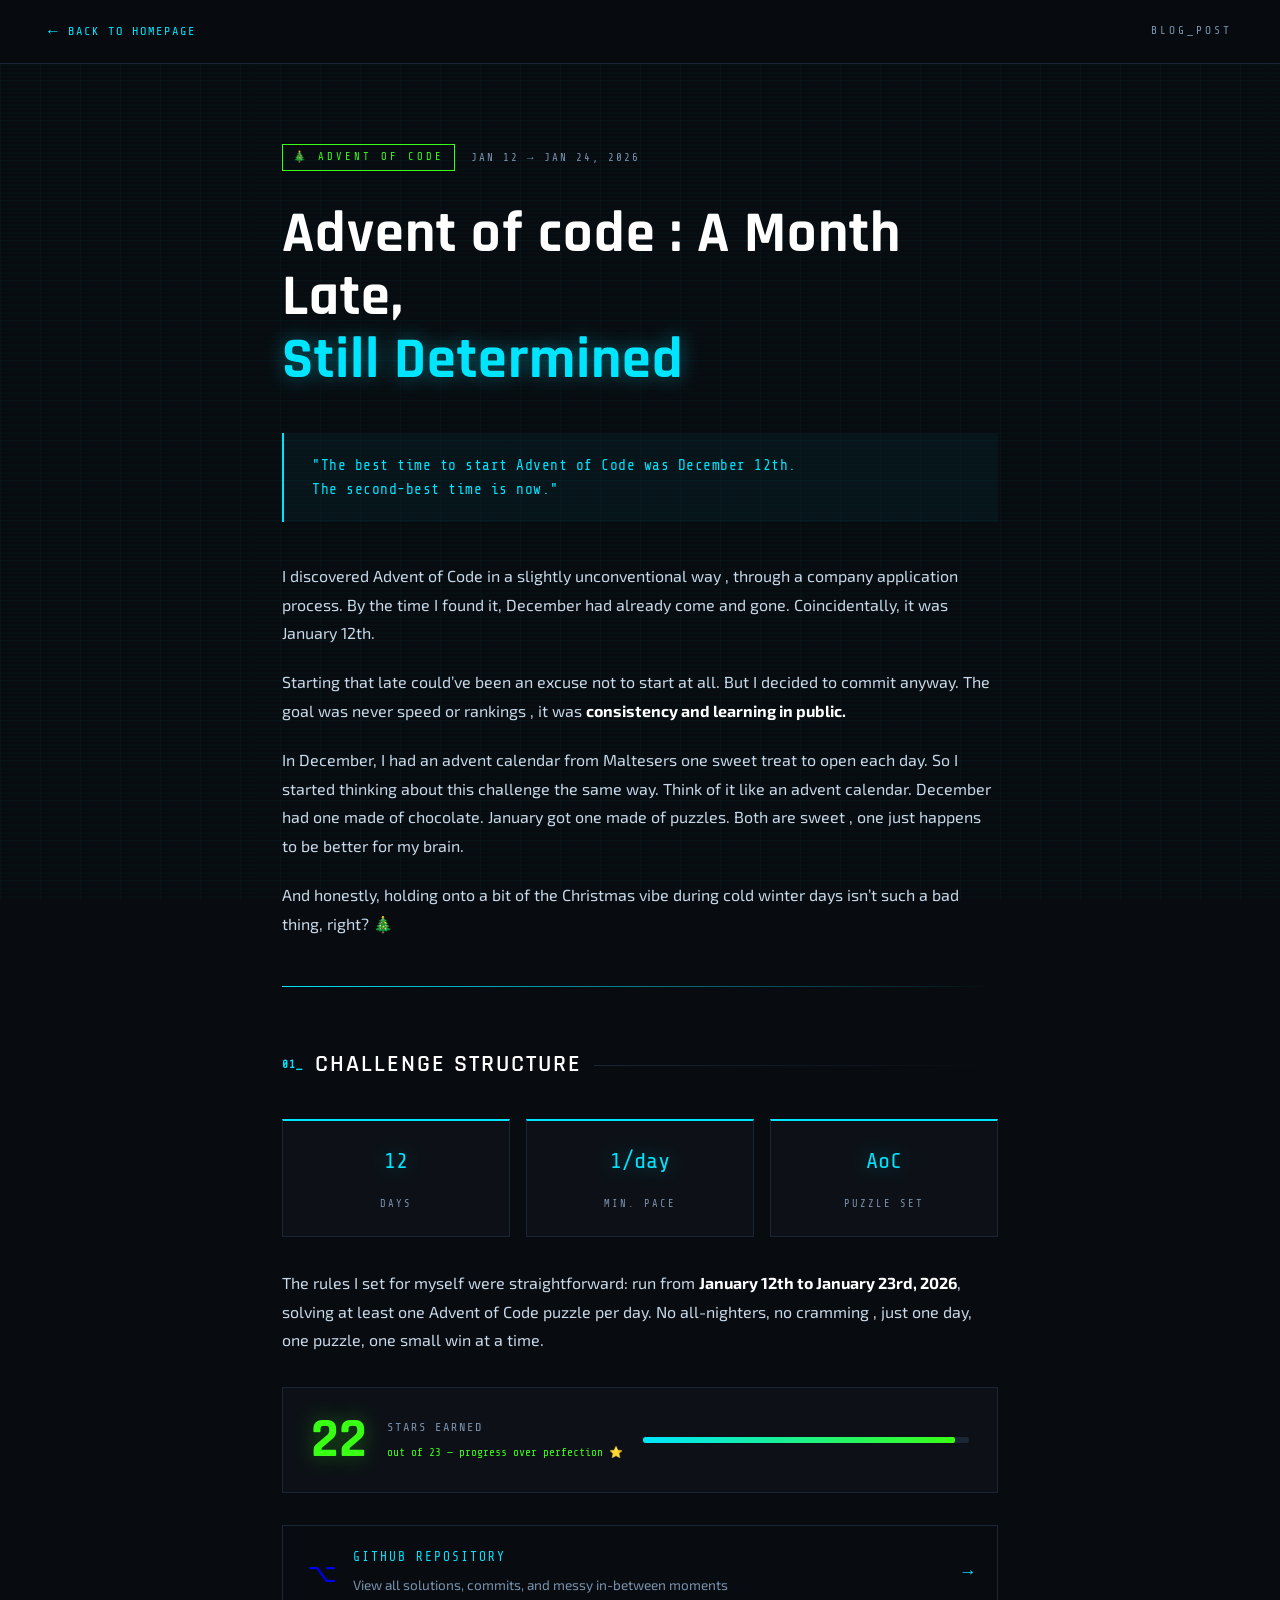
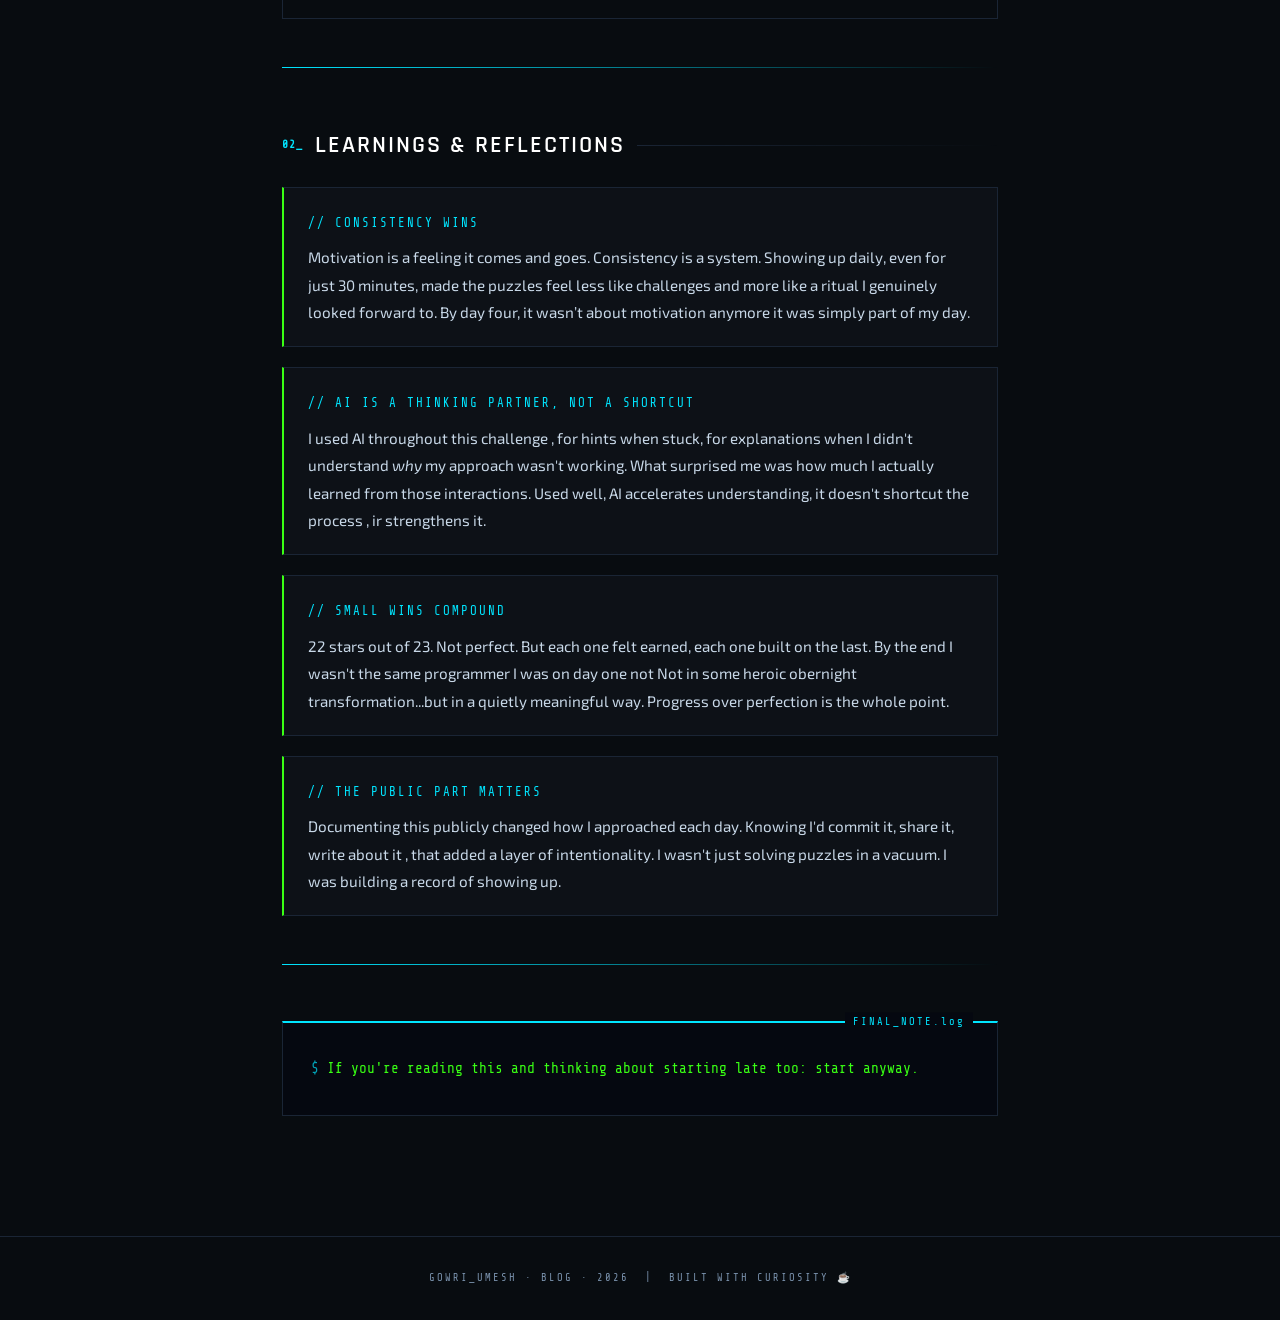
<file: blog-advent-of-code.html>
<!DOCTYPE html>
<html lang="en">
<head>
  <meta charset="UTF-8" />
  <meta name="viewport" content="width=device-width, initial-scale=1.0"/>
  <title>Advent of Code: A Month Late, Still Determined</title>

  <link rel="preconnect" href="https://fonts.googleapis.com">
  <link href="https://fonts.googleapis.com/css2?family=Share+Tech+Mono&family=Rajdhani:wght@300;400;600;700&family=Exo+2:wght@200;400;700&display=swap" rel="stylesheet">

  <style>
    /* ── Design Tokens (matching portfolio theme) ── */
    :root {
      --color-bg:         #080c10;
      --color-surface:    #0d1117;
      --color-border:     #1a2535;
      --color-accent:     #00e5ff;
      --color-accent-alt: #39ff14;
      --color-danger:     #ff3d57;
      --color-text:       #c8d8e8;
      --color-muted:      #7A92AD;
      --color-white:      #ffffff;

      --font-display: 'Rajdhani', sans-serif;
      --font-mono:    'Share Tech Mono', monospace;
      --font-body:    'Exo 2', sans-serif;

      --glow-accent:     0 0 20px rgba(0, 229, 255, 0.4);
      --glow-accent-alt: 0 0 20px rgba(57, 255, 20, 0.35);
    }

    *, *::before, *::after { box-sizing: border-box; margin: 0; padding: 0; }

    html { scroll-behavior: smooth; }

    body {
      background: var(--color-bg);
      color: var(--color-text);
      font-family: var(--font-body);
      font-size: 1rem;
      line-height: 1.8;
      min-height: 100vh;
      overflow-x: hidden;
    }

    /* ── Scanline + Grid Overlay ── */
    body::before {
      content: '';
      position: fixed;
      inset: 0;
      background-image:
        repeating-linear-gradient(
          0deg,
          transparent,
          transparent 2px,
          rgba(0,229,255,0.015) 2px,
          rgba(0,229,255,0.015) 4px
        ),
        linear-gradient(rgba(0,229,255,0.025) 1px, transparent 1px),
        linear-gradient(90deg, rgba(0,229,255,0.025) 1px, transparent 1px);
      background-size: auto, 40px 40px, 40px 40px;
      pointer-events: none;
      z-index: 0;
    }

    /* ── Nav ── */
    nav {
      position: sticky;
      top: 0;
      z-index: 100;
      height: 64px;
      display: flex;
      align-items: center;
      justify-content: space-between;
      padding: 0 48px;
      background: rgba(8, 12, 16, 0.9);
      backdrop-filter: blur(12px);
      border-bottom: 1px solid var(--color-border);
    }

    .nav-back {
      font-family: var(--font-mono);
      font-size: 0.75rem;
      color: var(--color-accent);
      text-decoration: none;
      letter-spacing: 2px;
      display: flex;
      align-items: center;
      gap: 8px;
      transition: opacity 0.2s;
    }
    .nav-back:hover { opacity: 0.7; }
    .nav-back::before { content: '←'; font-size: 1rem; }

    .nav-label {
      font-family: var(--font-mono);
      font-size: 0.7rem;
      color: var(--color-muted);
      letter-spacing: 3px;
      text-transform: uppercase;
    }

    /* ── Main Layout ── */
    main {
      position: relative;
      z-index: 1;
      max-width: 780px;
      margin: 0 auto;
      padding: 80px 32px 120px;
    }

    /* ── Article Header ── */
    .article-meta {
      display: flex;
      align-items: center;
      gap: 16px;
      margin-bottom: 32px;
    }

    .article-tag {
      font-family: var(--font-mono);
      font-size: 0.65rem;
      color: var(--color-accent-alt);
      border: 1px solid var(--color-accent-alt);
      padding: 3px 10px;
      letter-spacing: 3px;
      text-transform: uppercase;
    }

    .article-date {
      font-family: var(--font-mono);
      font-size: 0.68rem;
      color: var(--color-muted);
      letter-spacing: 2px;
    }

    .article-title {
      font-family: var(--font-display);
      font-size: clamp(2.2rem, 5vw, 3.6rem);
      font-weight: 700;
      color: var(--color-white);
      line-height: 1.1;
      letter-spacing: 1px;
      margin-bottom: 24px;
    }

    .article-title span {
      color: var(--color-accent);
      text-shadow: var(--glow-accent);
    }

    /* ── Pull Quote / Intro ── */
    .pull-quote {
      position: relative;
      border-left: 2px solid var(--color-accent);
      padding: 20px 28px;
      margin: 40px 0;
      background: rgba(0, 229, 255, 0.04);
      font-family: var(--font-mono);
      font-size: 0.9rem;
      color: var(--color-accent);
      letter-spacing: 0.5px;
      line-height: 1.7;
    }
 

    /* ── Section Headings ── */
    h2 {
      font-family: var(--font-display);
      font-size: 1.5rem;
      font-weight: 600;
      color: var(--color-white);
      letter-spacing: 2px;
      text-transform: uppercase;
      margin: 56px 0 20px;
      display: flex;
      align-items: center;
      gap: 12px;
    }
    h2::before {
      content: attr(data-num);
      font-family: var(--font-mono);
      font-size: 0.7rem;
      color: var(--color-accent);
      letter-spacing: 1px;
    }
    h2::after {
      content: '';
      flex: 1;
      height: 1px;
      background: linear-gradient(90deg, var(--color-border), transparent);
    }

    h3 {
      font-family: var(--font-mono);
      font-size: 0.85rem;
      color: var(--color-accent-alt);
      letter-spacing: 2px;
      text-transform: uppercase;
      margin: 32px 0 12px;
    }
    h3::before { content: '> '; opacity: 0.6; }

    /* ── Body Text ── */
    p {
      color: var(--color-text);
      margin-bottom: 20px;
      font-size: 1rem;
    }

    strong {
      color: var(--color-white);
      font-weight: 700;
    }

    /* ── Stat Bar / Challenge Structure ── */
    .challenge-grid {
      display: grid;
      grid-template-columns: repeat(3, 1fr);
      gap: 16px;
      margin: 32px 0;
    }

    .challenge-stat {
      background: var(--color-surface);
      border: 1px solid var(--color-border);
      border-top: 2px solid var(--color-accent);
      padding: 20px 16px;
      text-align: center;
    }

    .challenge-stat .stat-val {
      font-family: var(--font-mono);
      font-size: 1.4rem;
      color: var(--color-accent);
      text-shadow: var(--glow-accent);
      display: block;
      margin-bottom: 6px;
    }

    .challenge-stat .stat-label {
      font-family: var(--font-mono);
      font-size: 0.65rem;
      color: var(--color-muted);
      letter-spacing: 2px;
      text-transform: uppercase;
    }

    /* ── Star Counter ── */
    .stars-display {
      display: flex;
      align-items: center;
      gap: 20px;
      background: var(--color-surface);
      border: 1px solid var(--color-border);
      padding: 24px 28px;
      margin: 32px 0;
    }

    .stars-number {
      font-family: var(--font-display);
      font-size: 3.5rem;
      font-weight: 700;
      color: var(--color-accent-alt);
      text-shadow: var(--glow-accent-alt);
      line-height: 1;
    }

    .stars-detail {
      display: flex;
      flex-direction: column;
      gap: 4px;
    }

    .stars-label {
      font-family: var(--font-mono);
      font-size: 0.75rem;
      color: var(--color-muted);
      letter-spacing: 2px;
      text-transform: uppercase;
    }

    .stars-sub {
      font-family: var(--font-mono);
      font-size: 0.7rem;
      color: var(--color-accent-alt);
    }

    .stars-bar {
      flex: 1;
      height: 6px;
      background: var(--color-border);
      border-radius: 2px;
      overflow: hidden;
      align-self: center;
    }

    .stars-bar-fill {
      height: 100%;
      width: 0;
      background: linear-gradient(90deg, var(--color-accent), var(--color-accent-alt));
      border-radius: 2px;
      transition: width 1.4s cubic-bezier(0.25, 1, 0.5, 1) 0.4s;
    }

    /* ── Learning Cards ── */
    .learning-card {
      border: 1px solid var(--color-border);
      border-left: 2px solid var(--color-accent-alt);
      background: var(--color-surface);
      padding: 24px 24px 20px;
      margin: 20px 0;
      transition: border-color 0.2s, transform 0.2s;
    }

    .learning-card:hover {
      border-left-color: var(--color-accent);
      transform: translateX(4px);
    }

    .learning-card .card-title {
      font-family: var(--font-mono);
      font-size: 0.78rem;
      color: var(--color-accent);
      letter-spacing: 2px;
      text-transform: uppercase;
      margin-bottom: 10px;
    }

    .learning-card p {
      margin: 0;
      font-size: 0.95rem;
      color: var(--color-text);
    }

    /* ── Terminal / Final CTA ── */
    .terminal-block {
      background: #050810;
      border: 1px solid var(--color-border);
      border-top: 2px solid var(--color-accent);
      padding: 32px 28px;
      margin: 56px 0 0;
      position: relative;
    }

    .terminal-block::before {
      content: 'FINAL_NOTE.log';
      position: absolute;
      top: -1px;
      right: 24px;
      transform: translateY(-50%);
      font-family: var(--font-mono);
      font-size: 0.65rem;
      color: var(--color-accent);
      background: #050810;
      padding: 0 8px;
      letter-spacing: 2px;
    }

    .terminal-block p {
      font-family: var(--font-mono);
      font-size: 0.9rem;
      color: var(--color-accent-alt);
      line-height: 1.9;
      margin: 0;
    }

    .terminal-block p::before {
      content: '$ ';
      color: var(--color-accent);
      opacity: 0.7;
    }

    /* ── Repo Link ── */
    .repo-link-block {
      display: flex;
      align-items: center;
      gap: 16px;
      border: 1px solid var(--color-border);
      padding: 20px 24px;
      margin: 32px 0;
      text-decoration: none;
      transition: border-color 0.2s, background 0.2s;
      background: transparent;
    }

    .repo-link-block:hover {
      border-color: var(--color-accent);
      background: rgba(0,229,255,0.04);
    }

    .repo-link-block .repo-icon {
      font-size: 1.6rem;
      line-height: 1;
    }

    .repo-link-block .repo-info {
      flex: 1;
    }

    .repo-link-block .repo-title {
      font-family: var(--font-mono);
      font-size: 0.8rem;
      color: var(--color-accent);
      letter-spacing: 2px;
      display: block;
      margin-bottom: 4px;
    }

    .repo-link-block .repo-desc {
      font-size: 0.85rem;
      color: var(--color-muted);
      margin: 0;
    }

    .repo-link-block .repo-arrow {
      font-family: var(--font-mono);
      color: var(--color-accent);
      font-size: 1.1rem;
      transition: transform 0.2s;
    }

    .repo-link-block:hover .repo-arrow { transform: translateX(6px); }

    /* ── Divider ── */
    .section-divider {
      height: 1px;
      background: linear-gradient(90deg, var(--color-accent) 0%, transparent 100%);
      opacity: 0.3;
      margin: 48px 0;
    }

    /* ── Scroll Reveal ── */
    .reveal {
      opacity: 0;
      transform: translateY(20px);
      transition: opacity 0.6s ease, transform 0.6s ease;
    }
    .reveal.visible {
      opacity: 1;
      transform: translateY(0);
    }

    /* ── Footer ── */
    footer {
      text-align: center;
      padding: 32px;
      font-family: var(--font-mono);
      font-size: 0.65rem;
      color: var(--color-muted);
      letter-spacing: 2px;
      border-top: 1px solid var(--color-border);
      position: relative;
      z-index: 1;
    }

    /* ── Responsive ── */
    @media (max-width: 600px) {
      nav { padding: 0 20px; }
      main { padding: 48px 20px 80px; }
      .challenge-grid { grid-template-columns: 1fr; }
      .stars-display { flex-wrap: wrap; }
    }
  </style>
</head>
<body>

  <!-- Nav -->
  <nav>
    <a href="index.html" class="nav-back">BACK TO HOMEPAGE</a>
    <span class="nav-label">BLOG_POST</span>
  </nav>

  <main>

    <!-- Article Header -->
    <div class="article-meta reveal">
      <span class="article-tag">🎄 Advent of Code</span>
      <span class="article-date">JAN 12 → JAN 24, 2026</span>
    </div>

    <h1 class="article-title reveal">
      Advent of code : A Month Late,<br><span>Still Determined</span>
    </h1>

    <div class="pull-quote reveal">
      "The best time to start Advent of Code was December 12th.<br>
      The second-best time is now."
    </div>

    <p class="reveal">
      I discovered Advent of Code in a slightly unconventional way , through a company application process. 
      By the time I found it, December had already come and gone. Coincidentally, it was January 12th. 

    <p class="reveal">
Starting that late could’ve been an excuse not to start at all. But I decided to commit anyway. 
The goal was never speed or rankings , it was <strong>consistency and learning in public.</strong>
    </p>

    <p class="reveal">
      In December, I had an advent calendar from Maltesers one sweet treat to open each day.
      So I started thinking about this challenge the same way.
      Think of it like an advent calendar. December had one made of chocolate. January got one made of puzzles. 
      Both are sweet , one just happens to be better for my brain.
    </p>

    <p class="reveal">
    And honestly, holding onto a bit of the Christmas vibe during cold winter days isn’t such a bad thing, right? 🎄
    </p>
    <div class="section-divider reveal"></div>

    <!-- Challenge Structure -->
    <h2 data-num="01_" class="reveal">Challenge Structure</h2>

    <div class="challenge-grid reveal">
      <div class="challenge-stat">
        <span class="stat-val">12</span>
        <span class="stat-label">Days</span>
      </div>
      <div class="challenge-stat">
        <span class="stat-val">1/day</span>
        <span class="stat-label">Min. Pace</span>
      </div>
      <div class="challenge-stat">
        <span class="stat-val">AoC</span>
        <span class="stat-label">Puzzle Set</span>
      </div>
    </div>

    <p class="reveal">
      The rules I set for myself were straightforward: run from <strong>January 12th to January 23rd, 2026</strong>,
      solving at least one Advent of Code puzzle per day. No all-nighters, no cramming ,
      just one day, one puzzle, one small win at a time.
    </p>

    <!-- Stars -->
    <div class="stars-display reveal">
      <div class="stars-number">22</div>
      <div class="stars-detail">
        <span class="stars-label">Stars Earned</span>
        <span class="stars-sub">out of 23 — progress over perfection ⭐</span>
      </div>
      <div class="stars-bar">
        <div class="stars-bar-fill" id="starsBar"></div>
      </div>
    </div>

    <!-- Repo Link -->
    <a href="https://github.com/GowriUmesh/advent-of-code" target="_blank" class="repo-link-block reveal">
      <span class="repo-icon">⌥</span>
      <div class="repo-info">
        <span class="repo-title">GITHUB REPOSITORY</span>
        <p class="repo-desc">View all solutions, commits, and messy in-between moments</p>
      </div>
      <span class="repo-arrow">→</span>
    </a>

    <div class="section-divider reveal"></div>

    <!-- Learnings -->
    <h2 data-num="02_" class="reveal">Learnings & Reflections</h2>

    <div class="learning-card reveal">
      <div class="card-title">// Consistency wins</div>
      <p>Motivation is a feeling it comes and goes. Consistency is a system. Showing up daily,
      even for just 30 minutes, made the puzzles feel less like challenges and more like a ritual
      I genuinely looked forward to. By day four, it wasn’t about motivation anymore  it was simply part of my day.</p>
    </div>

    <div class="learning-card reveal">
      <div class="card-title">// AI is a thinking partner, not a shortcut</div>
      <p>I used AI throughout this challenge , for hints when stuck, for explanations when I didn't understand
      <em>why</em> my approach wasn't working. What surprised me was how much I actually learned from those interactions.
      Used well, AI accelerates understanding, it doesn't shortcut the process , ir strengthens it.</p>
    </div>

    <div class="learning-card reveal">
      <div class="card-title">// Small wins compound</div>
      <p>22 stars out of 23. Not perfect. But each one felt earned, each one built on the last.
      By the end I wasn't the same programmer I was on day one not Not in some heroic obernight transformation...but in a quietly meaningful way.
      Progress over perfection is the whole point.</p>
    </div>

    <div class="learning-card reveal">
      <div class="card-title">// The public part matters</div>
      <p>Documenting this publicly changed how I approached each day. Knowing I'd commit it, share it,
      write about it , that added a layer of intentionality. I wasn't just solving puzzles in a vacuum.
      I was building a record of showing up.</p>
    </div>

    <div class="section-divider reveal"></div>

    <!-- Final Note -->
    <div class="terminal-block reveal">
      <p>If you're reading this and thinking about starting late too: start anyway.</p>
    </div>

  </main>

  <footer>
    GOWRI_UMESH · BLOG · 2026 &nbsp;|&nbsp; BUILT WITH CURIOSITY ☕
  </footer>

  <script>
    // Scroll reveal
    const observer = new IntersectionObserver((entries) => {
      entries.forEach((entry, i) => {
        if (entry.isIntersecting) {
          entry.target.style.transitionDelay = (i * 0.05) + 's';
          entry.target.classList.add('visible');
        }
      });
    }, { threshold: 0.1 });

    document.querySelectorAll('.reveal').forEach(el => observer.observe(el));

    // Stars bar animation
    const starsBarObserver = new IntersectionObserver((entries) => {
      entries.forEach(entry => {
        if (entry.isIntersecting) {
          document.getElementById('starsBar').style.width = '95.6%'; // 22/23
        }
      });
    }, { threshold: 0.5 });

    const starsDisplay = document.querySelector('.stars-display');
    if (starsDisplay) starsBarObserver.observe(starsDisplay);
  </script>

</body>
</html>
</file>
